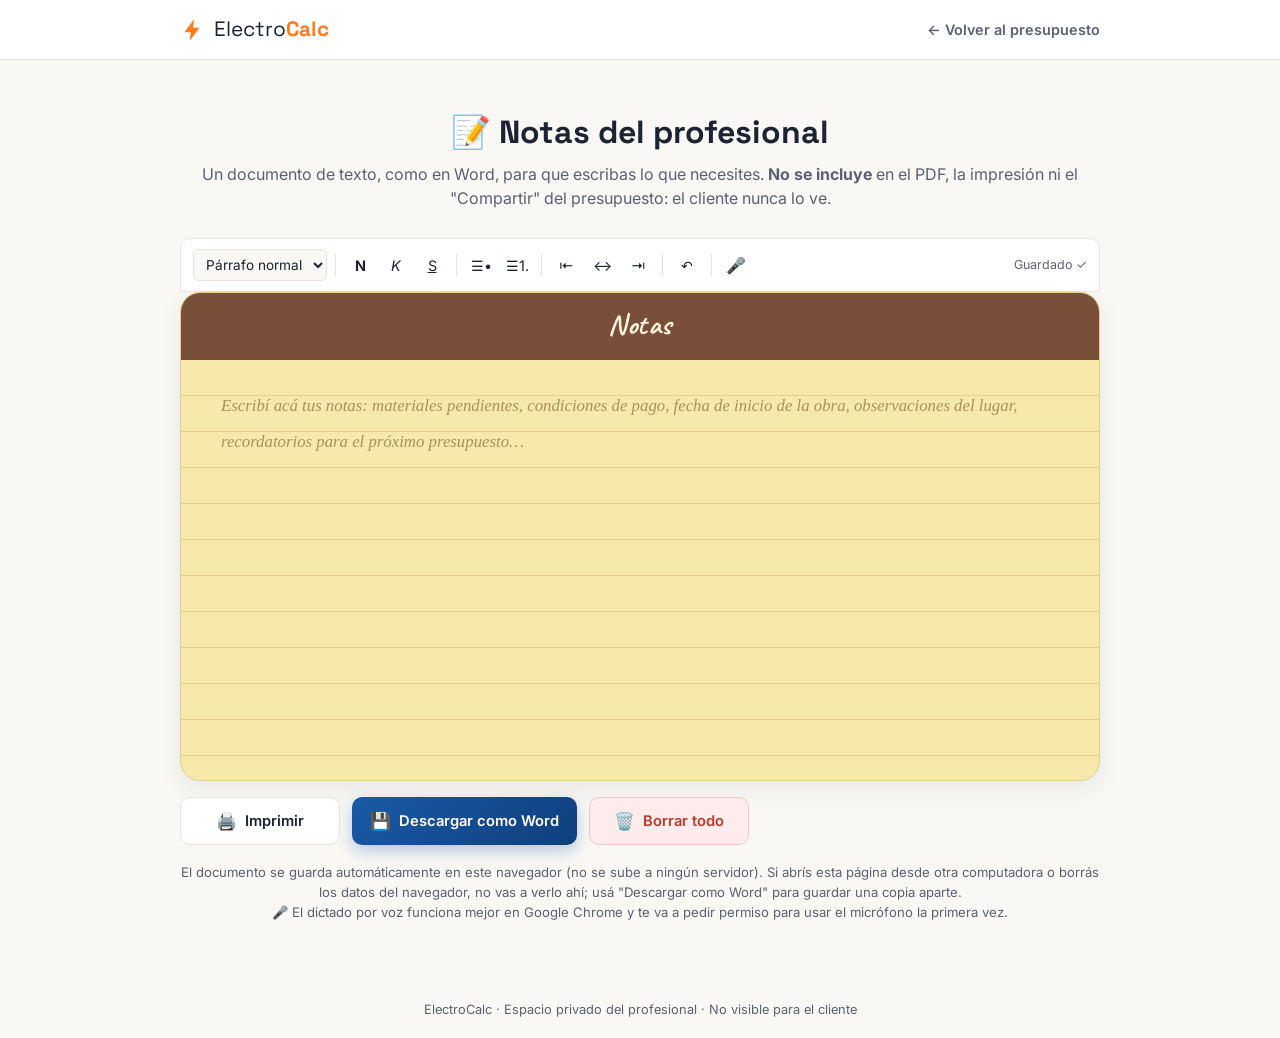
<file: notas.html>
<!DOCTYPE html>
<html lang="es">
<head>
  <meta charset="UTF-8">
  <meta name="viewport" content="width=device-width, initial-scale=1.0">
  <title>Notas del profesional | ElectroCalc</title>

  <link rel="preconnect" href="https://fonts.googleapis.com">
  <link href="https://fonts.googleapis.com/css2?family=Space+Grotesk:wght@500;600;700&family=Inter:wght@400;500;600&family=Caveat:wght@600;700&display=swap" rel="stylesheet">

  <link rel="stylesheet" href="style.css">
</head>
<body>

  <!-- ==================== ENCABEZADO (versión simple, sin menú del presupuesto) ==================== -->
  <header class="header">
    <div class="header__contenido contenedor">
      <div class="logo">
        <svg class="logo__icono" viewBox="0 0 24 24" fill="none" xmlns="http://www.w3.org/2000/svg">
          <path d="M13 2L4 14h6l-1 8 9-12h-6l1-8z" fill="currentColor"/>
        </svg>
        <span class="logo__texto">Electro<strong>Calc</strong></span>
      </div>

      <!-- Esta página es aparte del presupuesto: solo dejamos un link para volver. -->
      <a href="index.html" class="nav__link nav__volver">← Volver al presupuesto</a>
    </div>
  </header>

  <!-- ==================== CONTENIDO: NOTAS DEL PROFESIONAL (tipo Word) ==================== -->
  <main class="contenedor pagina-notas">

    <div class="titulo-seccion">
      <h2>📝 Notas del profesional</h2>
      <p>Un documento de texto, como en Word, para que escribas lo que necesites. <strong>No se incluye</strong>
        en el PDF, la impresión ni el "Compartir" del presupuesto: el cliente nunca lo ve.</p>
    </div>

    <!-- ==================== BARRA DE HERRAMIENTAS (estilo Word) ==================== -->
    <div class="editor-toolbar" id="editorToolbar">

      <select class="editor-toolbar__select" id="selectEstilo" title="Estilo de párrafo">
        <option value="p">Párrafo normal</option>
        <option value="h2">Título</option>
        <option value="h3">Subtítulo</option>
      </select>

      <span class="editor-toolbar__separador"></span>

      <button type="button" class="editor-toolbar__btn" data-comando="bold" title="Negrita (Ctrl+B)"><strong>N</strong></button>
      <button type="button" class="editor-toolbar__btn" data-comando="italic" title="Cursiva (Ctrl+I)"><em>K</em></button>
      <button type="button" class="editor-toolbar__btn" data-comando="underline" title="Subrayado (Ctrl+U)"><u>S</u></button>

      <span class="editor-toolbar__separador"></span>

      <button type="button" class="editor-toolbar__btn" data-comando="insertUnorderedList" title="Lista con viñetas">☰•</button>
      <button type="button" class="editor-toolbar__btn" data-comando="insertOrderedList" title="Lista numerada">☰1.</button>

      <span class="editor-toolbar__separador"></span>

      <button type="button" class="editor-toolbar__btn" data-comando="justifyLeft" title="Alinear izquierda">⇤</button>
      <button type="button" class="editor-toolbar__btn" data-comando="justifyCenter" title="Centrar">↔</button>
      <button type="button" class="editor-toolbar__btn" data-comando="justifyRight" title="Alinear derecha">⇥</button>

      <span class="editor-toolbar__separador"></span>

      <button type="button" class="editor-toolbar__btn" data-comando="undo" title="Deshacer (Ctrl+Z)">↶</button>

      <span class="editor-toolbar__separador"></span>

      <!-- Dictado por voz: mientras está activo, lo que hables se escribe solo -->
      <button type="button" class="editor-toolbar__btn editor-toolbar__btn--mic" id="btnGrabar" title="Dictar por voz">🎤</button>

      <span class="editor-toolbar__estado" id="estadoGuardado">Guardado ✓</span>
    </div>

    <!-- ==================== LA "HOJA" DEL DOCUMENTO (estilo libreta) ==================== -->
    <section class="hoja-documento">
      <div class="hoja-documento__barra">Notas</div>
      <div
        id="documentoNotas"
        class="hoja-documento__contenido"
        contenteditable="true"
        data-placeholder="Escribí acá tus notas: materiales pendientes, condiciones de pago, fecha de inicio de la obra, observaciones del lugar, recordatorios para el próximo presupuesto…"
      ></div>
    </section>

    <div class="notas-card__acciones">
      <button class="btn-accion btn-accion--imprimir" id="btnImprimirNotas" type="button">
        <span class="btn-accion__icono">🖨️</span>
        Imprimir
      </button>
      <button class="btn-accion btn-accion--word" id="btnDescargarWord" type="button">
        <span class="btn-accion__icono">💾</span>
        Descargar como Word
      </button>
      <button class="btn-accion btn-accion--borrar" id="btnBorrarNotas" type="button">
        <span class="btn-accion__icono">🗑️</span>
        Borrar todo
      </button>
    </div>

    <p class="notas-card__ayuda">
      El documento se guarda automáticamente en este navegador (no se sube a ningún servidor).
      Si abrís esta página desde otra computadora o borrás los datos del navegador, no vas a verlo ahí;
      usá "Descargar como Word" para guardar una copia aparte.
      <br>
      🎤 El dictado por voz funciona mejor en Google Chrome y te va a pedir permiso para usar el micrófono la primera vez.
    </p>

  </main>

  <footer class="footer">
    <p>ElectroCalc &middot; Espacio privado del profesional &middot; No visible para el cliente</p>
  </footer>

  <script src="notas.js"></script>
</body>
</html>
</file>
<file: style.css>
/* =========================================================
   PRESUPUESTO ELÉCTRICO - ESTILOS
   Paleta principal: naranja (color eléctrico / cobre)
   ========================================================= */

/* ---------- Variables de color y tipografía ----------
   Usar variables CSS facilita cambiar el diseño entero
   modificando un solo valor acá arriba. */
:root {
  --naranja: #ff7a1a;
  --naranja-oscuro: #e8630a;
  --naranja-claro: #ffb27a;
  --naranja-suave: #fff1e6;
  --azul-oscuro: #1c2333;   /* para textos y header */
  --azul-menu: #1a5aa6;     /* azul de las cabeceras de acordeón (estilo AAIERIC) */
  --azul-menu-oscuro: #0f3f7d;
  --gris-texto: #5b6172;
  --gris-borde: #e7e2db;
  --blanco: #ffffff;
  --fondo: #faf8f5;
  --verde-ok: #1f9d55;

  --fuente-titulo: 'Space Grotesk', sans-serif;
  --fuente-texto: 'Inter', sans-serif;

  --radio: 14px;
  --sombra: 0 8px 24px rgba(28, 35, 51, 0.08);
  --transicion: 0.25s ease;
}

/* ---------- Reset básico ---------- */
* {
  margin: 0;
  padding: 0;
  box-sizing: border-box;
}

html {
  scroll-behavior: smooth;
}

body {
  font-family: var(--fuente-texto);
  color: var(--azul-oscuro);
  background: var(--fondo);
  line-height: 1.5;
}

.contenedor {
  width: 100%;
  max-width: 960px;
  margin: 0 auto;
  padding: 0 20px;
}

/* =========================================================
   ENCABEZADO
   ========================================================= */
.header {
  position: sticky;
  top: 0;
  z-index: 100;
  background: var(--blanco);
  border-bottom: 1px solid var(--gris-borde);
}

.header__contenido {
  display: flex;
  align-items: center;
  justify-content: space-between;
  padding-top: 14px;
  padding-bottom: 14px;
}

.logo {
  display: flex;
  align-items: center;
  gap: 8px;
  font-family: var(--fuente-titulo);
  font-size: 1.3rem;
  color: var(--azul-oscuro);
}

.logo__icono {
  width: 26px;
  height: 26px;
  color: var(--naranja);
}

.logo__texto strong {
  color: var(--naranja);
}

/* ----- Navegación ----- */
.nav {
  display: flex;
  gap: 28px;
}

.nav__link {
  text-decoration: none;
  color: var(--gris-texto);
  font-weight: 500;
  font-size: 0.95rem;
  transition: color var(--transicion);
  position: relative;
}

.nav__link:hover {
  color: var(--naranja-oscuro);
}


/* Botón hamburguesa: oculto en pantallas grandes */
.menu-toggle {
  display: none;
  flex-direction: column;
  gap: 5px;
  background: none;
  border: none;
  cursor: pointer;
  padding: 6px;
}

.menu-toggle span {
  width: 24px;
  height: 2px;
  background: var(--azul-oscuro);
  border-radius: 2px;
  transition: transform var(--transicion), opacity var(--transicion);
}

/* Estado abierto del menú hamburguesa -> forma de X */
.menu-toggle.activo span:nth-child(1) { transform: translateY(7px) rotate(45deg); }
.menu-toggle.activo span:nth-child(2) { opacity: 0; }
.menu-toggle.activo span:nth-child(3) { transform: translateY(-7px) rotate(-45deg); }

/* =========================================================
   DATOS DEL TRÁMITE (profesional, cliente y fecha)
   ========================================================= */
.datos-tramite {
  background: var(--azul-oscuro);
  border-bottom: 3px solid var(--naranja);
}

.datos-tramite__grid {
  display: grid;
  grid-template-columns: repeat(5, 1fr);
  gap: 14px;
  padding: 16px 20px;
}

.datos-tramite__campo {
  display: flex;
  flex-direction: column;
  gap: 4px;
}

.datos-tramite__campo label {
  text-transform: uppercase;
  letter-spacing: 0.06em;
  font-size: 0.68rem;
  font-weight: 600;
  color: var(--naranja-claro);
}

.datos-tramite__campo input {
  font-family: var(--fuente-texto);
  font-size: 0.92rem;
  font-weight: 500;
  color: var(--blanco);
  background: rgba(255, 255, 255, 0.08);
  border: 1px solid rgba(255, 255, 255, 0.18);
  border-radius: 8px;
  padding: 8px 10px;
  transition: border-color var(--transicion), background var(--transicion);
}

.datos-tramite__campo input::placeholder {
  color: rgba(255, 255, 255, 0.45);
}

.datos-tramite__campo input:focus {
  outline: none;
  border-color: var(--naranja);
  background: rgba(255, 255, 255, 0.14);
}

/* jsPDF/scheme picker no aplica a fecha; ícono nativo del navegador */
.datos-tramite__campo input[type="date"] {
  color-scheme: dark;
}

@media (max-width: 760px) {
  .datos-tramite__grid {
    grid-template-columns: repeat(2, 1fr);
  }
}

@media (max-width: 460px) {
  .datos-tramite__grid {
    grid-template-columns: 1fr;
  }
}

/* =========================================================
   BANNER PRINCIPAL
   ========================================================= */
.banner {
  position: relative;
  overflow: hidden;
  background: linear-gradient(135deg, var(--azul-oscuro) 0%, #2b3550 100%);
  padding: 64px 0 72px;
  color: var(--blanco);
}

/* Patrón decorativo tipo "circuito eléctrico" hecho solo con CSS gradients,
   así el banner no depende de ninguna imagen externa. */
.banner__circuitos {
  position: absolute;
  inset: 0;
  opacity: 0.18;
  background-image:
    linear-gradient(var(--naranja) 1px, transparent 1px),
    linear-gradient(90deg, var(--naranja) 1px, transparent 1px);
  background-size: 46px 46px;
  mask-image: radial-gradient(circle at 75% 30%, black, transparent 70%);
}

.banner__contenido {
  position: relative;
  max-width: 620px;
}

.banner__eyebrow {
  text-transform: uppercase;
  letter-spacing: 0.08em;
  font-size: 0.78rem;
  color: var(--naranja-claro);
  font-weight: 600;
  margin-bottom: 14px;
}

.banner__titulo {
  font-family: var(--fuente-titulo);
  font-size: clamp(1.8rem, 4vw, 2.6rem);
  line-height: 1.15;
  margin-bottom: 16px;
}

.banner__texto {
  color: #c7cbdb;
  font-size: 1.02rem;
  max-width: 480px;
}

/* =========================================================
   TÍTULO DE SECCIÓN
   ========================================================= */
.titulo-seccion {
  text-align: center;
  margin: 48px 0 28px;
}

.titulo-seccion h2 {
  font-family: var(--fuente-titulo);
  font-size: 2rem;
  color: var(--azul-oscuro);
}

.titulo-seccion p {
  color: var(--gris-texto);
  margin-top: 6px;
}

.titulo-seccion__fuente {
  font-size: 0.78rem;
  color: var(--gris-texto);
  opacity: 0.8;
  margin-top: 10px;
  font-style: italic;
}

/* =========================================================
   ACORDEÓN (secciones desplegables naranjas)
   ========================================================= */
.acordeon {
  display: flex;
  flex-direction: column;
  gap: 14px;
  margin-bottom: 40px;
}

.acordeon-seccion {
  background: var(--blanco);
  border-radius: var(--radio);
  box-shadow: var(--sombra);
  overflow: hidden;
  border: 1px solid var(--gris-borde);
}

/* Cabecera azul, clickeable (estilo AAIERIC) */
.acordeon-header {
  width: 100%;
  display: flex;
  align-items: center;
  gap: 12px;
  padding: 18px 20px;
  background: linear-gradient(135deg, var(--azul-menu) 0%, var(--azul-menu-oscuro) 100%);
  color: var(--blanco);
  border: none;
  cursor: pointer;
  font-family: var(--fuente-texto);
  font-size: 1rem;
  font-weight: 600;
  text-align: left;
  transition: filter var(--transicion);
}

.acordeon-header:hover {
  filter: brightness(1.05);
}

.acordeon-header__icono {
  font-size: 1.2rem;
}

.acordeon-header__titulo {
  flex: 1;
}

.acordeon-header__subtotal {
  font-family: var(--fuente-titulo);
  font-size: 0.95rem;
  background: rgba(255, 255, 255, 0.18);
  padding: 4px 10px;
  border-radius: 999px;
}

.acordeon-header__flecha {
  transition: transform var(--transicion);
  font-size: 1.1rem;
}

/* Cuando la sección está abierta, rotamos la flecha */
.acordeon-seccion.abierta .acordeon-header__flecha {
  transform: rotate(180deg);
}

/* Cuerpo desplegable: se anima con max-height (definido por JS con la
   altura real del contenido, así la transición es suave siempre). */
.acordeon-body {
  max-height: 0;
  overflow: hidden;
  transition: max-height 0.35s ease, padding var(--transicion);
  padding: 0 20px;
}

.acordeon-seccion.abierta .acordeon-body {
  padding: 18px 20px 22px;
}

/* =========================================================
   TABLA DE MATERIALES
   ========================================================= */
.tabla-materiales {
  width: 100%;
  border-collapse: collapse;
  margin-bottom: 14px;
}

.tabla-materiales thead th {
  text-align: left;
  font-size: 0.75rem;
  text-transform: uppercase;
  letter-spacing: 0.04em;
  color: var(--gris-texto);
  padding-bottom: 8px;
  border-bottom: 2px solid var(--gris-borde);
}

.col-cant, .col-precio, .col-sub { width: 110px; }
.col-accion { width: 36px; }

.fila-material td {
  padding: 8px 6px;
  border-bottom: 1px solid var(--gris-borde);
  vertical-align: middle;
}

.fila-material input[type="text"],
.fila-material input[type="number"] {
  width: 100%;
  border: 1px solid var(--gris-borde);
  border-radius: 8px;
  padding: 8px 10px;
  font-family: var(--fuente-texto);
  font-size: 0.9rem;
  background: var(--fondo);
  transition: border-color var(--transicion), background var(--transicion);
}

.fila-material input:focus {
  outline: none;
  border-color: var(--naranja);
  background: var(--blanco);
}

/* Input inválido (validación con JS agrega esta clase) */
.fila-material input.invalido {
  border-color: #d64545;
  background: #fdeceb;
}

.subtotal-fila {
  font-weight: 600;
  color: var(--naranja-oscuro);
}

.btn-quitar {
  background: var(--naranja-suave);
  color: var(--naranja-oscuro);
  border: none;
  width: 28px;
  height: 28px;
  border-radius: 50%;
  cursor: pointer;
  font-size: 0.85rem;
  transition: background var(--transicion), transform var(--transicion);
}

.btn-quitar:hover {
  background: var(--naranja);
  color: var(--blanco);
  transform: scale(1.08);
}

.btn-agregar {
  background: none;
  border: 1.5px dashed var(--naranja);
  color: var(--naranja-oscuro);
  padding: 9px 16px;
  border-radius: 10px;
  cursor: pointer;
  font-weight: 600;
  font-size: 0.88rem;
  transition: background var(--transicion), color var(--transicion);
}

.btn-agregar:hover {
  background: var(--naranja);
  color: var(--blanco);
}

/* Animación breve al agregar una fila nueva */
@keyframes aparecer {
  from { opacity: 0; transform: translateY(-6px); }
  to   { opacity: 1; transform: translateY(0); }
}

.fila-material.nueva {
  animation: aparecer 0.3s ease;
}

/* =========================================================
   RESUMEN / TOTAL
   ========================================================= */
.resumen {
  background: var(--azul-oscuro);
  color: var(--blanco);
  border-radius: var(--radio);
  padding: 28px 26px;
  margin-bottom: 40px;
}

.resumen__titulo {
  font-family: var(--fuente-titulo);
  margin-bottom: 16px;
  font-size: 1.3rem;
}

.resumen__lista {
  list-style: none;
  display: flex;
  flex-direction: column;
  gap: 8px;
  margin-bottom: 16px;
}

.resumen__lista li {
  display: flex;
  justify-content: space-between;
  font-size: 0.92rem;
  color: #c7cbdb;
  padding-bottom: 8px;
  border-bottom: 1px dashed rgba(255, 255, 255, 0.15);
}

.resumen__lista li span:last-child {
  color: var(--naranja-claro);
  font-weight: 600;
}

.resumen__iva {
  display: flex;
  align-items: center;
  gap: 8px;
  font-size: 0.9rem;
  color: #c7cbdb;
  margin-bottom: 16px;
  cursor: pointer;
}

.resumen__iva input {
  accent-color: var(--naranja);
  width: 16px;
  height: 16px;
  cursor: pointer;
}

.resumen__total {
  display: flex;
  justify-content: space-between;
  align-items: baseline;
  padding-top: 16px;
  border-top: 2px solid rgba(255, 255, 255, 0.15);
}

.resumen__total span {
  font-size: 1rem;
  color: #c7cbdb;
}

.resumen__total strong {
  font-family: var(--fuente-titulo);
  font-size: 1.9rem;
  color: var(--naranja-claro);
}

/* =========================================================
   ACCIONES (Descargar PDF / Compartir / Imprimir)
   ========================================================= */
.acciones {
  display: flex;
  flex-wrap: wrap;
  gap: 12px;
  margin-bottom: 24px;
  position: relative; /* ancla el menú desplegable de "Compartir" */
}

.btn-accion {
  flex: 1;
  min-width: 150px;
  display: flex;
  align-items: center;
  justify-content: center;
  gap: 8px;
  padding: 13px 18px;
  border-radius: 10px;
  border: none;
  cursor: pointer;
  font-family: var(--fuente-texto);
  font-weight: 600;
  font-size: 0.92rem;
  transition: transform var(--transicion), filter var(--transicion), box-shadow var(--transicion);
}

.btn-accion:hover {
  transform: translateY(-2px);
  filter: brightness(1.05);
}

.btn-accion:active {
  transform: translateY(0);
}

.btn-accion__icono {
  font-size: 1.05rem;
}

/* Descargar PDF: naranja sólido, la acción principal */
.btn-accion--pdf {
  background: linear-gradient(135deg, var(--naranja) 0%, var(--naranja-oscuro) 100%);
  color: var(--blanco);
  box-shadow: 0 6px 16px rgba(255, 122, 26, 0.3);
}

/* Compartir: estilo tipo WhatsApp, para que se reconozca de un vistazo */
.btn-accion--compartir {
  background: #25d366;
  color: var(--blanco);
  box-shadow: 0 6px 16px rgba(37, 211, 102, 0.3);
}

/* Imprimir: neutro, con borde */
.btn-accion--imprimir {
  background: var(--blanco);
  color: var(--azul-oscuro);
  border: 1.5px solid var(--gris-borde);
}

.btn-accion--imprimir:hover {
  border-color: var(--naranja);
  color: var(--naranja-oscuro);
}

/* Estado breve de confirmación (ej: "¡Copiado!" o "PDF listo") */
.btn-accion.confirmado {
  background: var(--verde-ok);
  color: var(--blanco);
}

/* ---------- Menú desplegable de "Compartir" (versión PC) ---------- */
.menu-compartir {
  position: absolute;
  top: calc(100% + 8px);
  /* Se posiciona debajo del botón "Compartir". El botón es el 2do
     de los 3 (pdf, compartir, imprimir), por eso el cálculo de la izquierda. */
  left: 0;
  right: 0;
  margin: 0 auto;
  width: 220px;
  background: var(--blanco);
  border: 1px solid var(--gris-borde);
  border-radius: 12px;
  box-shadow: var(--sombra);
  padding: 8px;
  display: none;
  flex-direction: column;
  gap: 2px;
  z-index: 50;

  /* Animación de apertura */
  opacity: 0;
  transform: translateY(-6px);
  transition: opacity 0.18s ease, transform 0.18s ease;
}

.menu-compartir.visible {
  display: flex;
  opacity: 1;
  transform: translateY(0);
}

.menu-compartir__opcion {
  display: flex;
  align-items: center;
  gap: 10px;
  width: 100%;
  padding: 10px 12px;
  background: none;
  border: none;
  border-radius: 8px;
  cursor: pointer;
  font-family: var(--fuente-texto);
  font-size: 0.9rem;
  color: var(--azul-oscuro);
  text-align: left;
  transition: background var(--transicion);
}

.menu-compartir__opcion:hover {
  background: var(--naranja-suave);
}

.menu-compartir__opcion span {
  font-size: 1.05rem;
}

/* =========================================================
   AYUDA
   ========================================================= */
.ayuda {
  background: var(--blanco);
  border: 1px solid var(--gris-borde);
  border-radius: var(--radio);
  padding: 24px 26px;
  margin-bottom: 90px; /* deja espacio para la barra de total fija */
}

.ayuda h3 {
  font-family: var(--fuente-titulo);
  margin-bottom: 10px;
}

.ayuda ol {
  padding-left: 20px;
  color: var(--gris-texto);
  display: flex;
  flex-direction: column;
  gap: 6px;
}

/* =========================================================
   BARRA DE TOTAL FIJA (siempre visible)
   ========================================================= */
.barra-total {
  position: fixed;
  bottom: 0;
  left: 0;
  right: 0;
  z-index: 90;
  display: flex;
  justify-content: space-between;
  align-items: center;
  background: var(--azul-oscuro);
  color: var(--blanco);
  padding: 14px 22px;
  box-shadow: 0 -6px 20px rgba(0, 0, 0, 0.15);
}

.barra-total__texto {
  font-size: 0.85rem;
  color: #c7cbdb;
}

.barra-total__monto {
  font-family: var(--fuente-titulo);
  font-size: 1.3rem;
  color: var(--naranja-claro);
  transition: transform 0.15s ease;
}

/* Pequeño "pulso" cuando el total cambia, agregado por JS */
.barra-total__monto.pulso {
  transform: scale(1.12);
}

/* =========================================================
   PIE DE PÁGINA
   ========================================================= */
.footer {
  text-align: center;
  padding: 18px;
  font-size: 0.8rem;
  color: var(--gris-texto);
}

.footer__link-notas {
  color: var(--azul-menu);
  text-decoration: none;
  font-weight: 600;
}

.footer__link-notas:hover {
  text-decoration: underline;
}

/* Link para volver, dentro del header de notas.html */
.nav__volver {
  text-decoration: none;
  color: var(--gris-texto);
  font-weight: 600;
  font-size: 0.9rem;
  transition: color var(--transicion);
}

.nav__volver:hover {
  color: var(--naranja-oscuro);
}

/* =========================================================
   PÁGINA "NOTAS DEL PROFESIONAL" (notas.html)
   Es un archivo aparte del presupuesto principal: un editor de
   texto simple, tipo Word, pensado solo para el electricista.
   El cliente nunca ve esta página.
   ========================================================= */
.pagina-notas {
  padding-bottom: 60px; /* acá no hay barra de total fija, no hace falta tanto espacio */
}

/* ---------- Barra de herramientas (la "cinta" de Word) ---------- */
.editor-toolbar {
  display: flex;
  align-items: center;
  flex-wrap: wrap;
  gap: 4px;
  background: var(--blanco);
  border: 1px solid var(--gris-borde);
  border-radius: 10px 10px 0 0;
  padding: 10px 12px;
  position: sticky;
  top: 70px; /* queda debajo del header, que es sticky también */
  z-index: 40;
}

.editor-toolbar__select {
  border: 1px solid var(--gris-borde);
  border-radius: 6px;
  padding: 6px 8px;
  font-family: var(--fuente-texto);
  font-size: 0.85rem;
  background: var(--fondo);
  color: var(--azul-oscuro);
  cursor: pointer;
}

.editor-toolbar__separador {
  width: 1px;
  height: 22px;
  background: var(--gris-borde);
  margin: 0 4px;
}

.editor-toolbar__btn {
  width: 32px;
  height: 32px;
  display: flex;
  align-items: center;
  justify-content: center;
  border: 1px solid transparent;
  border-radius: 6px;
  background: none;
  color: var(--azul-oscuro);
  font-size: 0.9rem;
  font-family: var(--fuente-texto);
  cursor: pointer;
  transition: background var(--transicion), border-color var(--transicion);
}

.editor-toolbar__btn:hover {
  background: var(--naranja-suave);
}

/* Se resalta mientras el cursor está dentro de ese formato
   (ej: escribiendo en negrita, el botón "N" queda marcado). */
.editor-toolbar__btn--activo {
  background: var(--azul-menu);
  color: var(--blanco);
}

.editor-toolbar__estado {
  margin-left: auto;
  font-size: 0.78rem;
  color: var(--gris-texto);
  white-space: nowrap;
  max-width: 260px;
  overflow: hidden;
  text-overflow: ellipsis;
}

/* ---------- Botón de dictado por voz ---------- */
.editor-toolbar__btn--mic {
  font-size: 1rem;
}

.editor-toolbar__btn--mic:disabled {
  background: none;
}

/* Mientras está grabando: fondo rojo y un pulso suave para que
   se note claramente que el micrófono está activo. */
.editor-toolbar__btn--grabando {
  background: #e74c3c !important;
  color: var(--blanco);
  animation: pulso-grabando 1.4s ease-in-out infinite;
}

@keyframes pulso-grabando {
  0%   { box-shadow: 0 0 0 0 rgba(231, 76, 60, 0.5); }
  70%  { box-shadow: 0 0 0 8px rgba(231, 76, 60, 0); }
  100% { box-shadow: 0 0 0 0 rgba(231, 76, 60, 0); }
}

.editor-toolbar__estado--ok {
  color: var(--verde-ok);
  font-weight: 600;
}

/* ---------- La "hoja" del documento: estilo libreta/post-it ----------
   Franja marrón arriba (como la del logo "FlyNote" de referencia) +
   papel amarillo rayado abajo, con las esquinas redondeadas en todo
   el bloque. */
.hoja-documento {
  background: #f7e9ab;      /* amarillo papel */
  border: 1px solid #e3cf85;
  border-radius: 20px;
  box-shadow: var(--sombra);
  overflow: hidden;         /* para que la franja marrón respete el redondeado */
}

.hoja-documento__barra {
  background: #7a4f3a;      /* marrón de la franja superior */
  color: #fdf3df;
  font-family: 'Caveat', cursive;
  font-size: 1.8rem;
  font-weight: 700;
  text-align: center;
  padding: 10px 0 14px;
  letter-spacing: 0.02em;
}

.hoja-documento__contenido {
  min-height: 420px;
  padding: 28px 40px 40px;
  font-family: Georgia, 'Times New Roman', serif;
  font-size: 1.05rem;
  color: #4a3b1f;
  outline: none;

  /* Rayado horizontal tipo hoja de libreta, alineado con line-height */
  line-height: 36px;
  background-image: repeating-linear-gradient(
    to bottom,
    transparent 0,
    transparent 35px,
    #e3cf85 35px,
    #e3cf85 36px
  );
  background-attachment: local; /* las líneas se mueven junto con el scroll del texto */
}

/* Texto de ayuda que aparece cuando el documento está vacío
   (truco: un contenteditable no tiene "placeholder" nativo). */
.hoja-documento__contenido:empty::before {
  content: attr(data-placeholder);
  color: #a9915c;
  font-style: italic;
}

.hoja-documento__contenido h2 {
  font-family: Georgia, 'Times New Roman', serif;
  font-size: 1.4rem;
  line-height: 36px;
  color: #5c4326;
  margin: 0;
}

.hoja-documento__contenido h3 {
  font-family: Georgia, 'Times New Roman', serif;
  font-size: 1.15rem;
  line-height: 36px;
  color: #5c4326;
  margin: 0;
}

.hoja-documento__contenido ul,
.hoja-documento__contenido ol {
  padding-left: 30px;
  margin: 0;
}

.hoja-documento__contenido p {
  margin: 0;
}

/* ---------- Botones debajo de la hoja ---------- */
.notas-card__acciones {
  display: flex;
  flex-wrap: wrap;
  gap: 12px;
  margin-top: 16px;
}

.notas-card__acciones .btn-accion {
  flex: 0 1 auto;
  min-width: 160px;
}

/* Botón "Descargar como Word": celeste, a tono con el editor */
.btn-accion--word {
  background: linear-gradient(135deg, var(--azul-menu) 0%, var(--azul-menu-oscuro) 100%);
  color: var(--blanco);
  box-shadow: 0 6px 16px rgba(26, 90, 166, 0.3);
}

/* Botón "Borrar todo": rojo suave, para que se note que es destructivo */
.btn-accion--borrar {
  background: #fdeceb;
  color: #c0392b;
  border: 1.5px solid #f3c6c1;
}

.btn-accion--borrar:hover {
  background: #c0392b;
  color: var(--blanco);
  border-color: #c0392b;
}

.notas-card__ayuda {
  margin-top: 18px;
  font-size: 0.82rem;
  color: var(--gris-texto);
  text-align: center;
}

/* =========================================================
   RESPONSIVE - TABLET Y CELULAR
   ========================================================= */
@media (max-width: 720px) {

  .menu-toggle {
    display: flex;
  }

  /* El menú se convierte en un panel desplegable debajo del header */
  .nav {
    position: absolute;
    top: 100%;
    left: 0;
    right: 0;
    background: var(--blanco);
    flex-direction: column;
    gap: 0;
    max-height: 0;
    overflow: hidden;
    transition: max-height var(--transicion);
    border-bottom: 1px solid var(--gris-borde);
  }

  .nav.abierto {
    max-height: 320px; /* un poco más alto: ahora el menú tiene 5 links */
  }

  .nav__link {
    padding: 14px 20px;
    border-top: 1px solid var(--gris-borde);
  }

  .banner {
    padding: 44px 0 56px;
  }

  /* En celular, la tabla de materiales se transforma en tarjetas apiladas */
  .tabla-materiales thead {
    display: none;
  }

  .fila-material {
    display: block;
    padding: 10px 0;
  }

  .fila-material td {
    display: flex;
    align-items: center;
    justify-content: space-between;
    gap: 10px;
    border-bottom: none;
    padding: 6px 0;
  }

  .fila-material td[data-label]::before {
    content: attr(data-label);
    font-size: 0.72rem;
    text-transform: uppercase;
    color: var(--gris-texto);
    font-weight: 600;
    flex-shrink: 0;
    width: 90px;
  }

  .col-cant, .col-precio, .col-sub, .col-accion {
    width: auto;
  }

  .barra-total {
    padding: 12px 16px;
  }

  .barra-total__texto {
    font-size: 0.75rem;
  }

  .barra-total__monto {
    font-size: 1.1rem;
  }

  /* Editor de notas en celular: menos padding y toolbar más compacta */
  .editor-toolbar {
    top: 64px;
    padding: 8px;
  }

  .hoja-documento {
    padding: 20px 18px;
  }

  .editor-toolbar__estado {
    display: none; /* en pantallas chicas prioriza espacio para los botones */
  }
}

/* Respeta a los usuarios que piden menos animaciones */
@media (prefers-reduced-motion: reduce) {
  * {
    animation: none !important;
    transition: none !important;
  }
}

/* =========================================================
   IMPRESIÓN (botón "Imprimir" / Ctrl+P)
   Oculta todo lo que no sirve en papel y despliega
   todas las secciones para que se vea el detalle completo.
   ========================================================= */
@media print {

  .header,
  .banner,
  .barra-total,
  .acciones,
  .menu-compartir,
  .ayuda,
  .footer,
  .btn-agregar,
  .btn-quitar,
  .acordeon-header__flecha,
  .nav__volver,
  .editor-toolbar,
  .notas-card__acciones,
  .notas-card__ayuda {
    display: none !important;
  }

  /* En notas.html, que el documento se vea como una hoja de papel blanca
     normal al imprimir (sin amarillo, sin franja marrón, sin rayado):
     ahorra tinta y queda más prolijo en el papel. */
  .hoja-documento {
    background: var(--blanco) !important;
    border: none;
    box-shadow: none;
    padding: 0;
    border-radius: 0;
  }

  .hoja-documento__barra {
    display: none !important;
  }

  .hoja-documento__contenido {
    min-height: auto;
    padding: 0;
    background-image: none !important;
    color: #000 !important;
    line-height: 1.6;
  }

  body {
    background: var(--blanco);
  }

  /* Datos del trámite: se imprimen como una franja prolija arriba de la hoja */
  .datos-tramite {
    background: var(--blanco) !important;
    border-bottom: 2px solid var(--azul-oscuro);
    margin-bottom: 10px;
  }

  .datos-tramite__grid {
    grid-template-columns: repeat(5, 1fr);
    padding: 0 0 10px;
    gap: 8px;
  }

  .datos-tramite__campo label {
    color: var(--gris-texto) !important;
  }

  .datos-tramite__campo input {
    color: var(--azul-oscuro) !important;
    background: none !important;
    border: none;
    border-bottom: 1px solid #ccc;
    border-radius: 0;
    padding: 2px 0;
  }

  /* Forzamos que TODAS las secciones se vean abiertas en el papel,
     sin importar si el usuario las había cerrado en pantalla. */
  .acordeon-body {
    max-height: none !important;
    padding: 14px 4px !important;
  }

  .acordeon-seccion {
    box-shadow: none;
    border: 1px solid #ddd;
    break-inside: avoid;
  }

  .acordeon-header {
    background: var(--azul-menu) !important;
    -webkit-print-color-adjust: exact;
    print-color-adjust: exact;
  }

  /* Los inputs se ven como texto plano, prolijos, sin bordes de formulario */
  .fila-material input {
    border: none;
    background: none;
    padding: 4px 0;
  }

  /* Ocultamos en el papel las filas sin cantidad cargada, y las
     secciones enteras que no tengan ningún ítem con valor. Estas
     clases las agrega script.js justo antes de llamar a window.print(). */
  .fila-vacia-print {
    display: none !important;
  }

  .seccion-vacia-print {
    display: none !important;
  }

  .resumen {
    background: var(--azul-oscuro) !important;
    -webkit-print-color-adjust: exact;
    print-color-adjust: exact;
    break-inside: avoid;
  }
}
</file>
